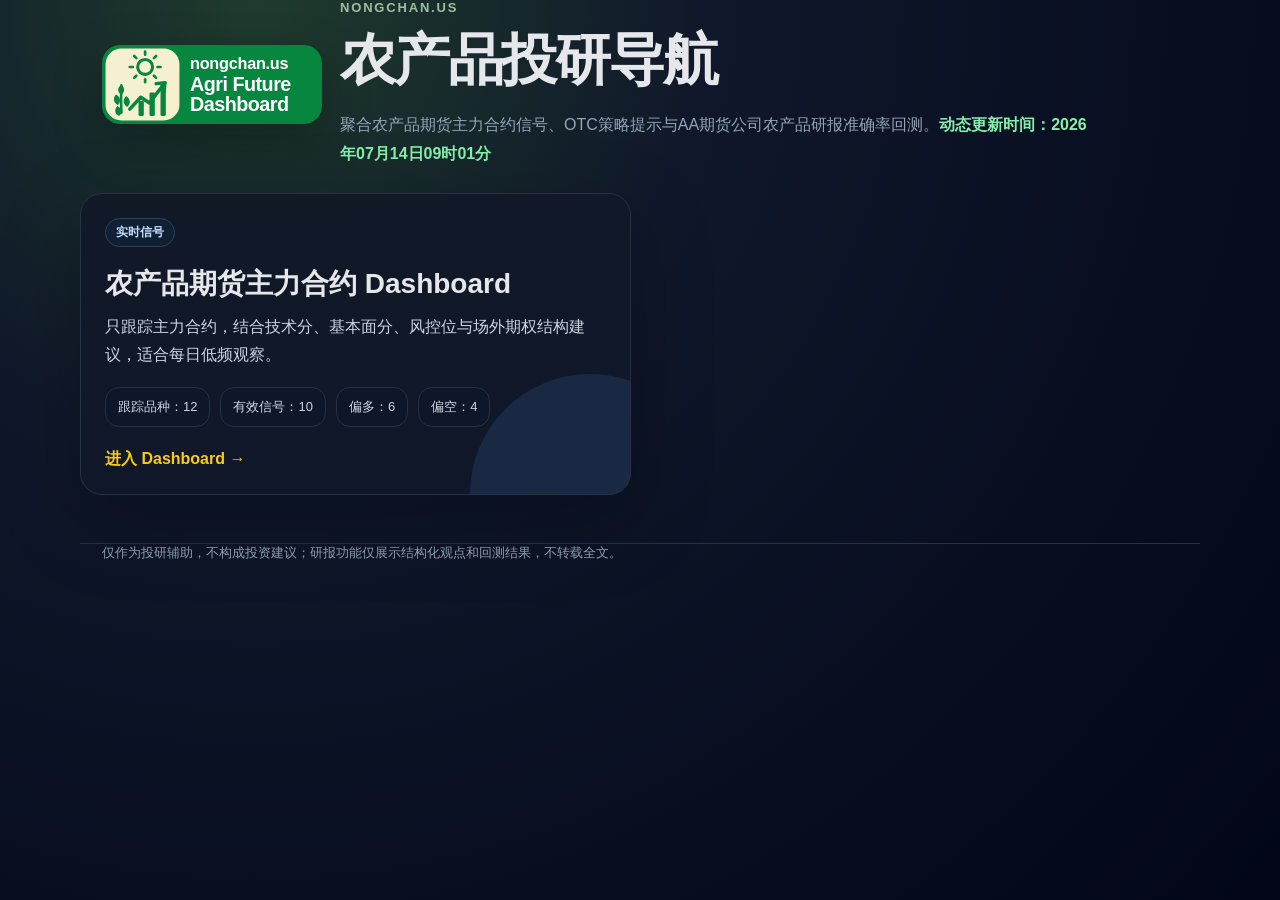
<file: docs/index.html>
<!doctype html>
<html lang="zh-CN">
<head>
  <meta charset="utf-8" />
  <meta name="viewport" content="width=device-width, initial-scale=1" />
  <link rel="icon" href="assets/brand/favicon.ico" sizes="any" />
  <link rel="icon" type="image/svg+xml" href="assets/brand/nongchan-dashboard-icon.svg" />
  <title>农产品投研导航（暂停服务）</title>
  <style>
    :root { --bg:#0f172a; --panel:#111827; --panel2:#172033; --text:#e5e7eb; --muted:#94a3b8; --line:#263244; --green:#34d399; --blue:#60a5fa; --yellow:#facc15; }
    * { box-sizing:border-box; }
    body { margin:0; min-height:100vh; background:radial-gradient(circle at 20% 0%, #1f3b2d 0, #0f172a 34%, #020617 100%); color:var(--text); font-family:-apple-system,BlinkMacSystemFont,"Segoe UI",Arial,"Noto Sans SC",sans-serif; }
    .container { max-width:1120px; margin:0 auto; padding:0 22px; }
    header { padding:48px 0 24px; }
    .brand { display:flex; align-items:center; gap:18px; }
    .brand img { width:220px; max-width:48vw; height:auto; border-radius:18px; box-shadow:0 18px 50px rgba(0,0,0,.25); }
    .kicker { color:#9fbe9f; font-size:13px; font-weight:800; letter-spacing:.14em; text-transform:uppercase; margin-bottom:8px; }
    h1 { margin:0 0 12px; font-size:clamp(32px,5vw,56px); letter-spacing:-.04em; }
    .sub { color:var(--muted); max-width:760px; line-height:1.8; font-size:16px; }
    .updated { color:#86efac; font-weight:900; }
    .grid { display:grid; grid-template-columns:repeat(2,minmax(0,1fr)); gap:18px; padding:24px 0 48px; }
    .card { position:relative; overflow:hidden; min-height:240px; background:linear-gradient(180deg,rgba(17,24,39,.94),rgba(15,23,42,.94)); border:1px solid var(--line); border-radius:22px; padding:24px; box-shadow:0 24px 80px rgba(0,0,0,.26); text-decoration:none; color:var(--text); }
    .card:before { content:""; position:absolute; inset:auto -80px -120px auto; width:240px; height:240px; border-radius:50%; background:rgba(96,165,250,.12); }
    .card:hover { border-color:#60a5fa; transform:translateY(-2px); transition:.16s ease; }
    .tag { display:inline-flex; border:1px solid #334155; border-radius:999px; padding:5px 10px; color:#bfdbfe; background:#102033; font-size:12px; font-weight:800; }
    .card h2 { margin:18px 0 10px; font-size:28px; }
    .card p { color:#cbd5e1; line-height:1.75; margin:0 0 18px; }
    .metrics { display:flex; flex-wrap:wrap; gap:10px; margin-top:18px; }
    .metric { background:rgba(15,23,42,.72); border:1px solid #263244; border-radius:14px; padding:10px 12px; color:#cbd5e1; font-size:13px; }
    .cta { margin-top:22px; color:var(--yellow); font-weight:900; }
    footer { border-top:1px solid var(--line); color:var(--muted); padding:22px 0; font-size:13px; }
    @media (max-width:760px) { .brand { align-items:flex-start; flex-direction:column; } .grid { grid-template-columns:1fr; } }
  </style>
</head>
<body>
  <header class="container">
    <div class="brand">
      <img src="assets/brand/nongchan-dashboard-logo.svg" alt="nongchan.us" />
      <div>
        <div class="kicker">nongchan.us</div>
        <h1>农产品投研导航</h1>
        <div class="sub">聚合农产品期货主力合约信号、OTC策略提示与AA期货公司农产品研报准确率回测。<span class="updated">动态更新时间：2026年07月14日09时01分</span></div>
      </div>
    </div>
  </header>
  <main class="container grid">
    <a class="card" href="dashboard.html">
      <span class="tag">实时信号</span>
      <h2>农产品期货主力合约 Dashboard</h2>
      <p>只跟踪主力合约，结合技术分、基本面分、风控位与场外期权结构建议，适合每日低频观察。</p>
      <div class="metrics">
        <div class="metric">跟踪品种：12</div>
        <div class="metric">有效信号：10</div>
        <div class="metric">偏多：6</div>
        <div class="metric">偏空：4</div>
      </div>
      <div class="cta">进入 Dashboard →</div>
    </a>

  </main>
  <footer class="container">仅作为投研辅助，不构成投资建议；研报功能仅展示结构化观点和回测结果，不转载全文。</footer>
</body>
</html>
</file>
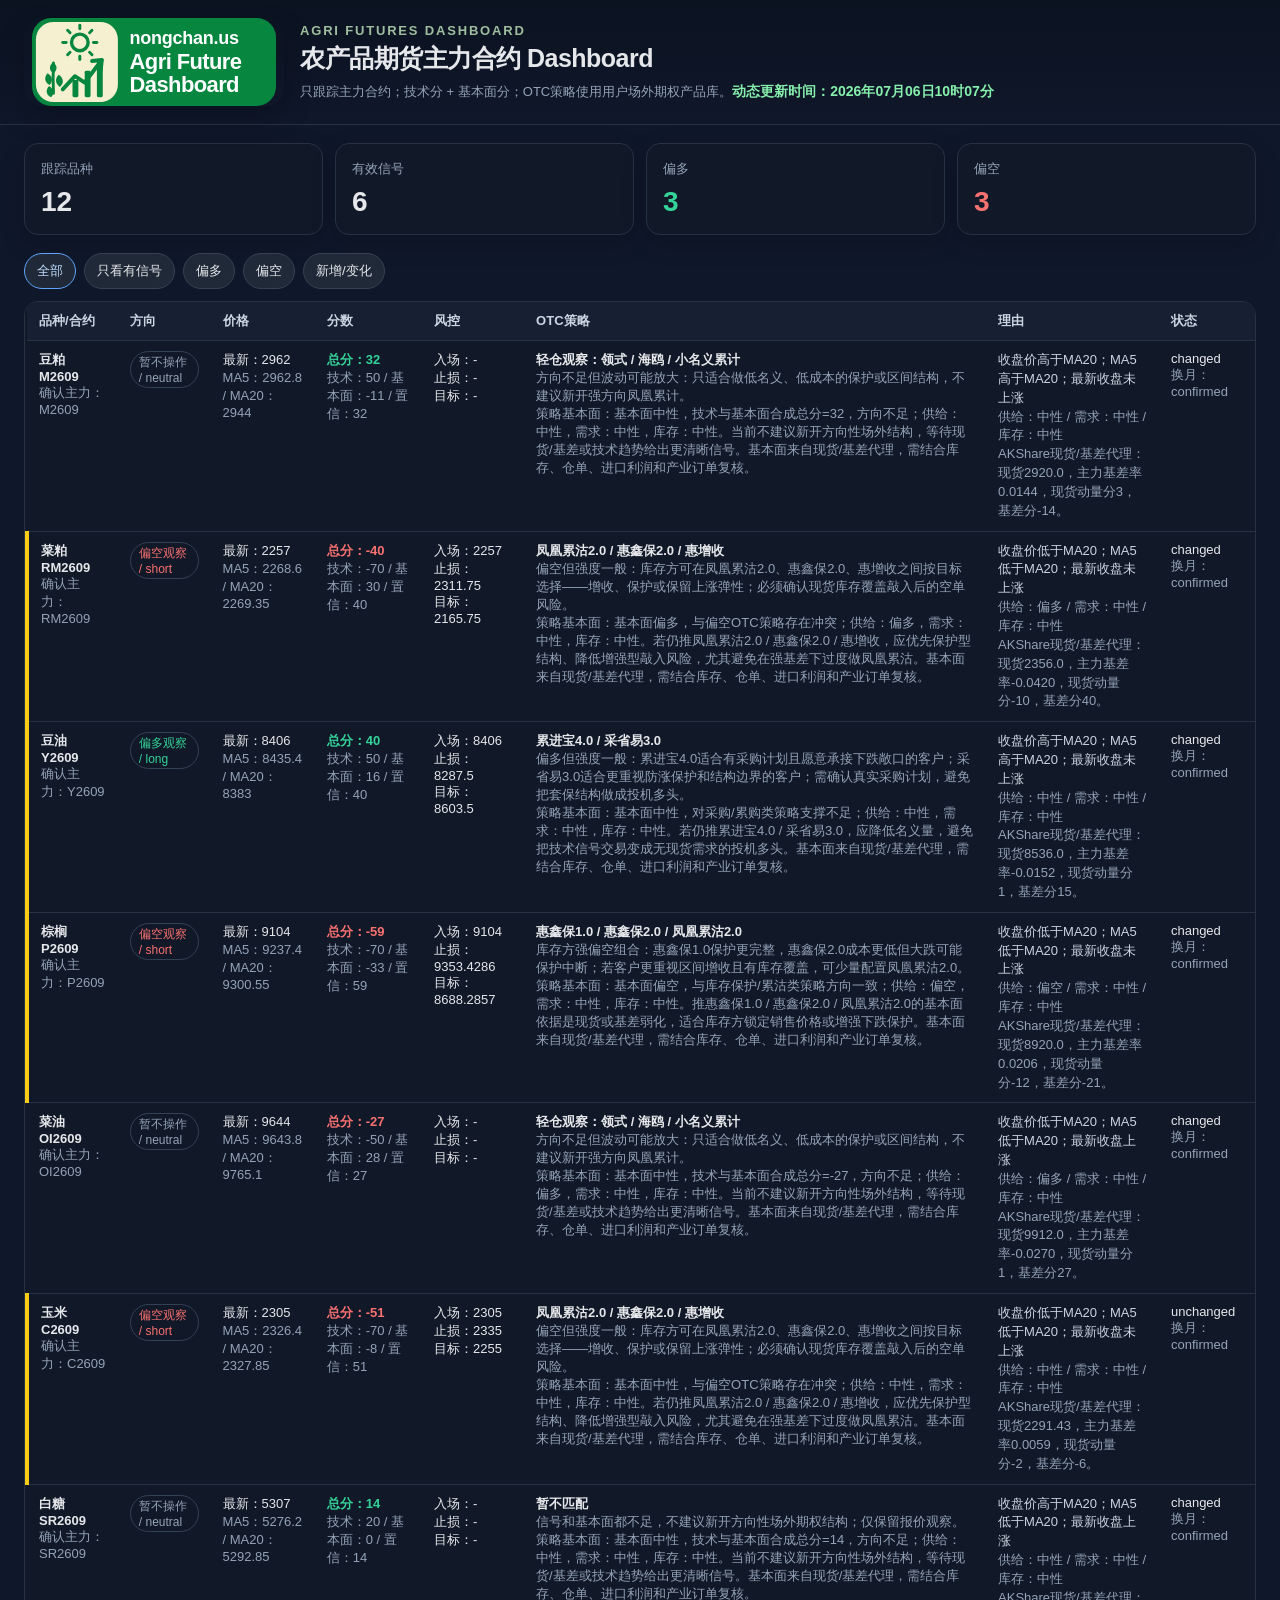
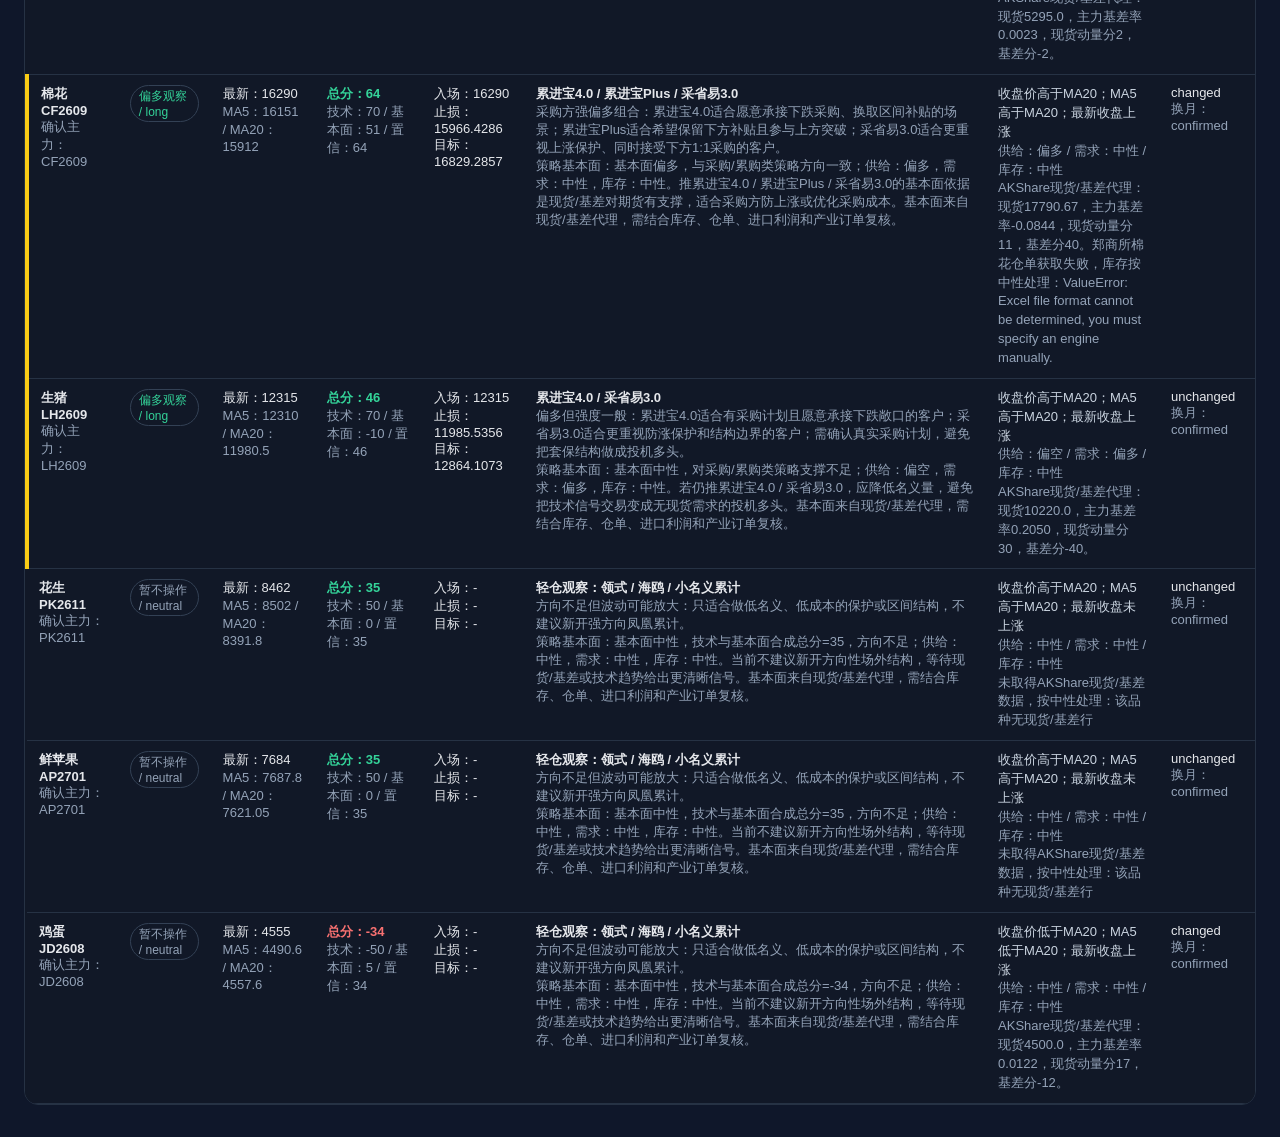
<file: docs/dashboard.html>
<!doctype html>
<html lang="zh-CN">
<head>
  <meta charset="utf-8" />
  <meta name="viewport" content="width=device-width, initial-scale=1" />
  <meta http-equiv="refresh" content="300" />
  <link rel="icon" href="assets/brand/favicon.ico" sizes="any" />
  <link rel="icon" type="image/svg+xml" href="assets/brand/nongchan-dashboard-icon.svg" />
  <link rel="icon" type="image/png" sizes="32x32" href="assets/brand/favicon-32.png" />
  <link rel="icon" type="image/png" sizes="192x192" href="assets/brand/favicon-192.png" />
  <link rel="apple-touch-icon" sizes="512x512" href="assets/brand/favicon-512.png" />
  <title>农产品期货主力合约 Dashboard</title>
  <style>
    :root { --bg:#0f172a; --panel:#111827; --panel2:#1f2937; --text:#e5e7eb; --muted:#94a3b8; --red:#f87171; --green:#34d399; --yellow:#facc15; --blue:#60a5fa; }
    * { box-sizing:border-box; }
    body { margin:0; background:var(--bg); color:var(--text); font-family:-apple-system,BlinkMacSystemFont,"Segoe UI",Arial,"Noto Sans SC",sans-serif; }
    header { padding:18px 24px; border-bottom:1px solid #263244; background:linear-gradient(180deg,#0b1220 0%,#0f172a 100%); position:sticky; top:0; z-index:2; }
    .brand { display:flex; align-items:center; gap:20px; }
    .brand-left { display:flex; align-items:center; gap:16px; min-width:0; }
    .brand-icon { width:260px; height:auto; max-height:88px; border-radius:18px; background:transparent; box-shadow:0 12px 28px rgba(0,0,0,.22); flex:0 0 auto; object-fit:contain; }
    .brand-copy { min-width:0; }
    .brand-kicker { color:#9fbe9f; font-size:13px; font-weight:700; letter-spacing:.14em; text-transform:uppercase; margin-bottom:4px; }
    h1 { margin:0 0 8px; font-size:25px; letter-spacing:-.02em; }
    .muted { color:var(--muted); font-size:13px; }
    .grid { display:grid; grid-template-columns:repeat(4,minmax(0,1fr)); gap:12px; padding:18px 24px; }
    .card { background:var(--panel); border:1px solid #263244; border-radius:14px; padding:16px; box-shadow:0 8px 24px rgba(0,0,0,.18); }
    .stat { font-size:28px; font-weight:700; margin-top:8px; }
    .toolbar { padding:0 24px 12px; display:flex; gap:8px; flex-wrap:wrap; }
    button { background:var(--panel2); color:var(--text); border:1px solid #374151; border-radius:999px; padding:8px 12px; cursor:pointer; }
    button.active { border-color:var(--blue); color:#bfdbfe; }
    main { padding:0 24px 32px; }
    .table-wrap { width:100%; overflow-x:auto; border:1px solid #263244; border-radius:14px; background:var(--panel); }
    table { width:100%; min-width:1180px; border-collapse:collapse; background:var(--panel); }
    thead { display:table-header-group; } tbody { display:table-row-group; }
    th,td { padding:10px 12px; border-bottom:1px solid #263244; text-align:left; vertical-align:top; font-size:13px; }
    th { color:#cbd5e1; background:#172033; position:static; top:auto; z-index:auto; }
    tr:hover { background:#172033; }
    .tag { display:inline-block; border-radius:999px; padding:2px 8px; font-size:12px; border:1px solid #334155; }
    .long { color:var(--green); } .short { color:var(--red); } .neutral { color:var(--muted); }
    .dynamic-update-time { color:#86efac !important; font-weight:900 !important; font-size:14px; }
    .score { font-weight:700; }
    .reason { max-width:420px; line-height:1.45; color:#cbd5e1; }
    .alert { border-left:4px solid var(--yellow); }
    @media (max-width:900px) { .brand { align-items:flex-start; flex-direction:column; } .brand-left { align-items:flex-start; flex-direction:column; } .brand-icon { width:min(260px,100%); max-height:none; border-radius:16px; } .grid { grid-template-columns:repeat(2,1fr); } .table-wrap { overflow-x:auto; } }
  </style>
</head>
<body>
<header>
  <div class="brand">
    <div class="brand-left">
      <img class="brand-icon" src="assets/brand/nongchan-dashboard-logo.svg" alt="nongchan.us Agri Future Dashboard logo" />
      <div class="brand-copy">
        <div class="brand-kicker">Agri Futures Dashboard</div>
        <h1>农产品期货主力合约 Dashboard</h1>
        <div class="muted">只跟踪主力合约；技术分 + 基本面分；OTC策略使用用户场外期权产品库。<strong class="dynamic-update-time">动态更新时间：2026年07月06日10时07分</strong></div>
      </div>
    </div>
  </div>
</header>
<section class="grid">
  <div class="card"><div class="muted">跟踪品种</div><div class="stat" id="products">-</div></div>
  <div class="card"><div class="muted">有效信号</div><div class="stat" id="activeSignals">-</div></div>
  <div class="card"><div class="muted">偏多</div><div class="stat long" id="longCount">-</div></div>
  <div class="card"><div class="muted">偏空</div><div class="stat short" id="shortCount">-</div></div>
</section>
<div class="toolbar">
  <button data-filter="all" class="active">全部</button>
  <button data-filter="signal">只看有信号</button>
  <button data-filter="long">偏多</button>
  <button data-filter="short">偏空</button>
  <button data-filter="changed">新增/变化</button>
</div>
<main>
  <div class="table-wrap">
  <table>
    <thead>
      <tr>
        <th>品种/合约</th><th>方向</th><th>价格</th><th>分数</th><th>风控</th><th>OTC策略</th><th>理由</th><th>状态</th>
      </tr>
    </thead>
    <tbody id="rows"></tbody>
  </table>
  </div>
</main>
<script>
const DATA = {"generated_at": "2026年07月06日10时07分", "first_web_push_at": "2026年06月25日16时06分", "signals": [{"product_code": "M", "product_name": "豆粕", "rank": 1, "role": "main", "symbol": "M2609", "exchange": "dce", "contract_name": "豆粕2609", "trade": 2994.0, "volume": 214120, "position": 1820195, "tradedate": "2026-07-06", "ticktime": "09:00:13", "liquidity_score": 1.0, "bias": "bullish", "technical_score": 50, "latest_close": 2962.0, "ma5": 2962.8, "ma20": 2944.0, "atr14": 29.9286, "reason": "收盘价高于MA20；MA5高于MA20；最新收盘未上涨", "fundamental_score": -11, "inventory_bias": "neutral", "supply_bias": "neutral", "demand_bias": "neutral", "macro_bias": "neutral", "fundamental_note": "AKShare现货/基差代理：现货2920.0，主力基差率0.0144，现货动量分3，基差分-14。", "fundamental_updated_at": "20260703", "total_score": 32, "signal_direction": "neutral", "signal_status": "no_signal", "action": "暂不操作", "entry": null, "stop_loss": null, "take_profit": null, "confidence": 32, "otc_strategy": "轻仓观察：领式 / 海鸥 / 小名义累计", "otc_reason": "方向不足但波动可能放大：只适合做低名义、低成本的保护或区间结构，不建议新开强方向凤凰累计。", "otc_fundamental_analysis": "基本面中性，技术与基本面合成总分=32，方向不足；供给：中性，需求：中性，库存：中性。当前不建议新开方向性场外结构，等待现货/基差或技术趋势给出更清晰信号。基本面来自现货/基差代理，需结合库存、仓单、进口利润和产业订单复核。", "detected_main": "M2609", "confirmed_main": "M2609", "rollover_candidate": null, "rollover_streak": 0, "rollover_status": "confirmed", "is_confirmed_main": true, "is_detected_main": true, "main_changed": false, "signal_change": "changed"}, {"product_code": "RM", "product_name": "菜粕", "rank": 1, "role": "main", "symbol": "RM2609", "exchange": "czce", "contract_name": "菜粕2609", "trade": 2280.0, "volume": 226081, "position": 814873, "tradedate": "2026-07-06", "ticktime": "09:00:14", "liquidity_score": 1.0, "bias": "bearish", "technical_score": -70, "latest_close": 2257.0, "ma5": 2268.6, "ma20": 2269.35, "atr14": 36.5, "reason": "收盘价低于MA20；MA5低于MA20；最新收盘未上涨", "fundamental_score": 30, "inventory_bias": "neutral", "supply_bias": "bullish", "demand_bias": "neutral", "macro_bias": "neutral", "fundamental_note": "AKShare现货/基差代理：现货2356.0，主力基差率-0.0420，现货动量分-10，基差分40。", "fundamental_updated_at": "20260703", "total_score": -40, "signal_direction": "short", "signal_status": "pending", "action": "偏空观察", "entry": 2257.0, "stop_loss": 2311.75, "take_profit": 2165.75, "confidence": 40, "otc_strategy": "凤凰累沽2.0 / 惠鑫保2.0 / 惠增收", "otc_reason": "偏空但强度一般：库存方可在凤凰累沽2.0、惠鑫保2.0、惠增收之间按目标选择——增收、保护或保留上涨弹性；必须确认现货库存覆盖敲入后的空单风险。", "otc_fundamental_analysis": "基本面偏多，与偏空OTC策略存在冲突；供给：偏多，需求：中性，库存：中性。若仍推凤凰累沽2.0 / 惠鑫保2.0 / 惠增收，应优先保护型结构、降低增强型敲入风险，尤其避免在强基差下过度做凤凰累沽。基本面来自现货/基差代理，需结合库存、仓单、进口利润和产业订单复核。", "detected_main": "RM2609", "confirmed_main": "RM2609", "rollover_candidate": null, "rollover_streak": 0, "rollover_status": "confirmed", "is_confirmed_main": true, "is_detected_main": true, "main_changed": false, "signal_change": "changed"}, {"product_code": "Y", "product_name": "豆油", "rank": 1, "role": "main", "symbol": "Y2609", "exchange": "dce", "contract_name": "豆油2609", "trade": 8454.0, "volume": 65123, "position": 542566, "tradedate": "2026-07-06", "ticktime": "09:00:12", "liquidity_score": 1.0, "bias": "bullish", "technical_score": 50, "latest_close": 8406.0, "ma5": 8435.4, "ma20": 8383.0, "atr14": 79.0, "reason": "收盘价高于MA20；MA5高于MA20；最新收盘未上涨", "fundamental_score": 16, "inventory_bias": "neutral", "supply_bias": "neutral", "demand_bias": "neutral", "macro_bias": "neutral", "fundamental_note": "AKShare现货/基差代理：现货8536.0，主力基差率-0.0152，现货动量分1，基差分15。", "fundamental_updated_at": "20260703", "total_score": 40, "signal_direction": "long", "signal_status": "pending", "action": "偏多观察", "entry": 8406.0, "stop_loss": 8287.5, "take_profit": 8603.5, "confidence": 40, "otc_strategy": "累进宝4.0 / 采省易3.0", "otc_reason": "偏多但强度一般：累进宝4.0适合有采购计划且愿意承接下跌敞口的客户；采省易3.0适合更重视防涨保护和结构边界的客户；需确认真实采购计划，避免把套保结构做成投机多头。", "otc_fundamental_analysis": "基本面中性，对采购/累购类策略支撑不足；供给：中性，需求：中性，库存：中性。若仍推累进宝4.0 / 采省易3.0，应降低名义量，避免把技术信号交易变成无现货需求的投机多头。基本面来自现货/基差代理，需结合库存、仓单、进口利润和产业订单复核。", "detected_main": "Y2609", "confirmed_main": "Y2609", "rollover_candidate": null, "rollover_streak": 0, "rollover_status": "confirmed", "is_confirmed_main": true, "is_detected_main": true, "main_changed": false, "signal_change": "changed"}, {"product_code": "P", "product_name": "棕榈", "rank": 1, "role": "main", "symbol": "P2609", "exchange": "dce", "contract_name": "棕榈油2609", "trade": 9186.0, "volume": 177053, "position": 530523, "tradedate": "2026-07-06", "ticktime": "09:00:05", "liquidity_score": 1.0, "bias": "bearish", "technical_score": -70, "latest_close": 9104.0, "ma5": 9237.4, "ma20": 9300.55, "atr14": 166.2857, "reason": "收盘价低于MA20；MA5低于MA20；最新收盘未上涨", "fundamental_score": -33, "inventory_bias": "neutral", "supply_bias": "bearish", "demand_bias": "neutral", "macro_bias": "neutral", "fundamental_note": "AKShare现货/基差代理：现货8920.0，主力基差率0.0206，现货动量分-12，基差分-21。", "fundamental_updated_at": "20260703", "total_score": -59, "signal_direction": "short", "signal_status": "pending", "action": "偏空观察", "entry": 9104.0, "stop_loss": 9353.4286, "take_profit": 8688.2857, "confidence": 59, "otc_strategy": "惠鑫保1.0 / 惠鑫保2.0 / 凤凰累沽2.0", "otc_reason": "库存方强偏空组合：惠鑫保1.0保护更完整，惠鑫保2.0成本更低但大跌可能保护中断；若客户更重视区间增收且有库存覆盖，可少量配置凤凰累沽2.0。", "otc_fundamental_analysis": "基本面偏空，与库存保护/累沽类策略方向一致；供给：偏空，需求：中性，库存：中性。推惠鑫保1.0 / 惠鑫保2.0 / 凤凰累沽2.0的基本面依据是现货或基差弱化，适合库存方锁定销售价格或增强下跌保护。基本面来自现货/基差代理，需结合库存、仓单、进口利润和产业订单复核。", "detected_main": "P2609", "confirmed_main": "P2609", "rollover_candidate": null, "rollover_streak": 0, "rollover_status": "confirmed", "is_confirmed_main": true, "is_detected_main": true, "main_changed": false, "signal_change": "changed"}, {"product_code": "OI", "product_name": "菜油", "rank": 1, "role": "main", "symbol": "OI2609", "exchange": "czce", "contract_name": "菜油2609", "trade": 9650.0, "volume": 75624, "position": 239997, "tradedate": "2026-07-06", "ticktime": "09:00:22", "liquidity_score": 1.0, "bias": "bearish", "technical_score": -50, "latest_close": 9644.0, "ma5": 9643.8, "ma20": 9765.1, "atr14": 139.8571, "reason": "收盘价低于MA20；MA5低于MA20；最新收盘上涨", "fundamental_score": 28, "inventory_bias": "neutral", "supply_bias": "bullish", "demand_bias": "neutral", "macro_bias": "neutral", "fundamental_note": "AKShare现货/基差代理：现货9912.0，主力基差率-0.0270，现货动量分1，基差分27。", "fundamental_updated_at": "20260703", "total_score": -27, "signal_direction": "neutral", "signal_status": "no_signal", "action": "暂不操作", "entry": null, "stop_loss": null, "take_profit": null, "confidence": 27, "otc_strategy": "轻仓观察：领式 / 海鸥 / 小名义累计", "otc_reason": "方向不足但波动可能放大：只适合做低名义、低成本的保护或区间结构，不建议新开强方向凤凰累计。", "otc_fundamental_analysis": "基本面中性，技术与基本面合成总分=-27，方向不足；供给：偏多，需求：中性，库存：中性。当前不建议新开方向性场外结构，等待现货/基差或技术趋势给出更清晰信号。基本面来自现货/基差代理，需结合库存、仓单、进口利润和产业订单复核。", "detected_main": "OI2609", "confirmed_main": "OI2609", "rollover_candidate": null, "rollover_streak": 0, "rollover_status": "confirmed", "is_confirmed_main": true, "is_detected_main": true, "main_changed": false, "signal_change": "changed"}, {"product_code": "C", "product_name": "玉米", "rank": 1, "role": "main", "symbol": "C2609", "exchange": "dce", "contract_name": "玉米2609", "trade": 2306.0, "volume": 263863, "position": 1025058, "tradedate": "2026-07-06", "ticktime": "09:00:22", "liquidity_score": 1.0, "bias": "bearish", "technical_score": -70, "latest_close": 2305.0, "ma5": 2326.4, "ma20": 2327.85, "atr14": 20.0, "reason": "收盘价低于MA20；MA5低于MA20；最新收盘未上涨", "fundamental_score": -8, "inventory_bias": "neutral", "supply_bias": "neutral", "demand_bias": "neutral", "macro_bias": "neutral", "fundamental_note": "AKShare现货/基差代理：现货2291.43，主力基差率0.0059，现货动量分-2，基差分-6。", "fundamental_updated_at": "20260703", "total_score": -51, "signal_direction": "short", "signal_status": "pending", "action": "偏空观察", "entry": 2305.0, "stop_loss": 2335.0, "take_profit": 2255.0, "confidence": 51, "otc_strategy": "凤凰累沽2.0 / 惠鑫保2.0 / 惠增收", "otc_reason": "偏空但强度一般：库存方可在凤凰累沽2.0、惠鑫保2.0、惠增收之间按目标选择——增收、保护或保留上涨弹性；必须确认现货库存覆盖敲入后的空单风险。", "otc_fundamental_analysis": "基本面中性，与偏空OTC策略存在冲突；供给：中性，需求：中性，库存：中性。若仍推凤凰累沽2.0 / 惠鑫保2.0 / 惠增收，应优先保护型结构、降低增强型敲入风险，尤其避免在强基差下过度做凤凰累沽。基本面来自现货/基差代理，需结合库存、仓单、进口利润和产业订单复核。", "detected_main": "C2609", "confirmed_main": "C2609", "rollover_candidate": null, "rollover_streak": 0, "rollover_status": "confirmed", "is_confirmed_main": true, "is_detected_main": true, "main_changed": false, "signal_change": "unchanged"}, {"product_code": "SR", "product_name": "白糖", "rank": 1, "role": "main", "symbol": "SR2609", "exchange": "czce", "contract_name": "白糖2609", "trade": 5308.0, "volume": 138741, "position": 698943, "tradedate": "2026-07-06", "ticktime": "09:00:14", "liquidity_score": 1.0, "bias": "neutral", "technical_score": 20, "latest_close": 5307.0, "ma5": 5276.2, "ma20": 5292.85, "atr14": 49.0, "reason": "收盘价高于MA20；MA5低于MA20；最新收盘上涨", "fundamental_score": 0, "inventory_bias": "neutral", "supply_bias": "neutral", "demand_bias": "neutral", "macro_bias": "neutral", "fundamental_note": "AKShare现货/基差代理：现货5295.0，主力基差率0.0023，现货动量分2，基差分-2。", "fundamental_updated_at": "20260703", "total_score": 14, "signal_direction": "neutral", "signal_status": "no_signal", "action": "暂不操作", "entry": null, "stop_loss": null, "take_profit": null, "confidence": 14, "otc_strategy": "暂不匹配", "otc_reason": "信号和基本面都不足，不建议新开方向性场外期权结构；仅保留报价观察。", "otc_fundamental_analysis": "基本面中性，技术与基本面合成总分=14，方向不足；供给：中性，需求：中性，库存：中性。当前不建议新开方向性场外结构，等待现货/基差或技术趋势给出更清晰信号。基本面来自现货/基差代理，需结合库存、仓单、进口利润和产业订单复核。", "detected_main": "SR2609", "confirmed_main": "SR2609", "rollover_candidate": null, "rollover_streak": 0, "rollover_status": "confirmed", "is_confirmed_main": true, "is_detected_main": true, "main_changed": false, "signal_change": "changed"}, {"product_code": "CF", "product_name": "棉花", "rank": 1, "role": "main", "symbol": "CF2609", "exchange": "czce", "contract_name": "棉花2609", "trade": 16280.0, "volume": 150137, "position": 580426, "tradedate": "2026-07-06", "ticktime": "09:00:14", "liquidity_score": 1.0, "bias": "bullish", "technical_score": 70, "latest_close": 16290.0, "ma5": 16151.0, "ma20": 15912.0, "atr14": 215.7143, "reason": "收盘价高于MA20；MA5高于MA20；最新收盘上涨", "fundamental_score": 51, "inventory_bias": "neutral", "supply_bias": "bullish", "demand_bias": "neutral", "macro_bias": "neutral", "fundamental_note": "AKShare现货/基差代理：现货17790.67，主力基差率-0.0844，现货动量分11，基差分40。郑商所棉花仓单获取失败，库存按中性处理：ValueError: Excel file format cannot be determined, you must specify an engine manually.", "fundamental_updated_at": "20260703", "total_score": 64, "signal_direction": "long", "signal_status": "pending", "action": "偏多观察", "entry": 16290.0, "stop_loss": 15966.4286, "take_profit": 16829.2857, "confidence": 64, "otc_strategy": "累进宝4.0 / 累进宝Plus / 采省易3.0", "otc_reason": "采购方强偏多组合：累进宝4.0适合愿意承接下跌采购、换取区间补贴的场景；累进宝Plus适合希望保留下方补贴且参与上方突破；采省易3.0适合更重视上涨保护、同时接受下方1:1采购的客户。", "otc_fundamental_analysis": "基本面偏多，与采购/累购类策略方向一致；供给：偏多，需求：中性，库存：中性。推累进宝4.0 / 累进宝Plus / 采省易3.0的基本面依据是现货/基差对期货有支撑，适合采购方防上涨或优化采购成本。基本面来自现货/基差代理，需结合库存、仓单、进口利润和产业订单复核。", "detected_main": "CF2609", "confirmed_main": "CF2609", "rollover_candidate": null, "rollover_streak": 0, "rollover_status": "confirmed", "is_confirmed_main": true, "is_detected_main": true, "main_changed": false, "signal_change": "changed"}, {"product_code": "LH", "product_name": "生猪", "rank": 1, "role": "main", "symbol": "LH2609", "exchange": "dce", "contract_name": "生猪2609", "trade": 12585.0, "volume": 18416, "position": 209491, "tradedate": "2026-07-06", "ticktime": "09:00:22", "liquidity_score": 1.0, "bias": "bullish", "technical_score": 70, "latest_close": 12315.0, "ma5": 12310.0, "ma20": 11980.5, "atr14": 219.6429, "reason": "收盘价高于MA20；MA5高于MA20；最新收盘上涨", "fundamental_score": -10, "inventory_bias": "neutral", "supply_bias": "bearish", "demand_bias": "bullish", "macro_bias": "neutral", "fundamental_note": "AKShare现货/基差代理：现货10220.0，主力基差率0.2050，现货动量分30，基差分-40。", "fundamental_updated_at": "20260703", "total_score": 46, "signal_direction": "long", "signal_status": "pending", "action": "偏多观察", "entry": 12315.0, "stop_loss": 11985.5356, "take_profit": 12864.1073, "confidence": 46, "otc_strategy": "累进宝4.0 / 采省易3.0", "otc_reason": "偏多但强度一般：累进宝4.0适合有采购计划且愿意承接下跌敞口的客户；采省易3.0适合更重视防涨保护和结构边界的客户；需确认真实采购计划，避免把套保结构做成投机多头。", "otc_fundamental_analysis": "基本面中性，对采购/累购类策略支撑不足；供给：偏空，需求：偏多，库存：中性。若仍推累进宝4.0 / 采省易3.0，应降低名义量，避免把技术信号交易变成无现货需求的投机多头。基本面来自现货/基差代理，需结合库存、仓单、进口利润和产业订单复核。", "detected_main": "LH2609", "confirmed_main": "LH2609", "rollover_candidate": null, "rollover_streak": 0, "rollover_status": "confirmed", "is_confirmed_main": true, "is_detected_main": true, "main_changed": false, "signal_change": "unchanged"}, {"product_code": "PK", "product_name": "花生", "rank": 1, "role": "main", "symbol": "PK2611", "exchange": "czce", "contract_name": "花生2611", "trade": 8472.0, "volume": 1596, "position": 160633, "tradedate": "2026-07-06", "ticktime": "09:00:22", "liquidity_score": 1.0, "bias": "bullish", "technical_score": 50, "latest_close": 8462.0, "ma5": 8502.0, "ma20": 8391.8, "atr14": 85.5714, "reason": "收盘价高于MA20；MA5高于MA20；最新收盘未上涨", "fundamental_score": 0, "inventory_bias": "neutral", "supply_bias": "neutral", "demand_bias": "neutral", "macro_bias": "neutral", "fundamental_note": "未取得AKShare现货/基差数据，按中性处理：该品种无现货/基差行", "fundamental_updated_at": "2026-07-06", "total_score": 35, "signal_direction": "neutral", "signal_status": "no_signal", "action": "暂不操作", "entry": null, "stop_loss": null, "take_profit": null, "confidence": 35, "otc_strategy": "轻仓观察：领式 / 海鸥 / 小名义累计", "otc_reason": "方向不足但波动可能放大：只适合做低名义、低成本的保护或区间结构，不建议新开强方向凤凰累计。", "otc_fundamental_analysis": "基本面中性，技术与基本面合成总分=35，方向不足；供给：中性，需求：中性，库存：中性。当前不建议新开方向性场外结构，等待现货/基差或技术趋势给出更清晰信号。基本面来自现货/基差代理，需结合库存、仓单、进口利润和产业订单复核。", "detected_main": "PK2611", "confirmed_main": "PK2611", "rollover_candidate": null, "rollover_streak": 0, "rollover_status": "confirmed", "is_confirmed_main": true, "is_detected_main": true, "main_changed": false, "signal_change": "unchanged"}, {"product_code": "AP", "product_name": "鲜苹果", "rank": 1, "role": "main", "symbol": "AP2701", "exchange": "czce", "contract_name": "苹果2701", "trade": 7671.0, "volume": 238, "position": 15466, "tradedate": "2026-07-06", "ticktime": "09:00:22", "liquidity_score": 1.0, "bias": "bullish", "technical_score": 50, "latest_close": 7684.0, "ma5": 7687.8, "ma20": 7621.05, "atr14": 116.2143, "reason": "收盘价高于MA20；MA5高于MA20；最新收盘未上涨", "fundamental_score": 0, "inventory_bias": "neutral", "supply_bias": "neutral", "demand_bias": "neutral", "macro_bias": "neutral", "fundamental_note": "未取得AKShare现货/基差数据，按中性处理：该品种无现货/基差行", "fundamental_updated_at": "2026-07-06", "total_score": 35, "signal_direction": "neutral", "signal_status": "no_signal", "action": "暂不操作", "entry": null, "stop_loss": null, "take_profit": null, "confidence": 35, "otc_strategy": "轻仓观察：领式 / 海鸥 / 小名义累计", "otc_reason": "方向不足但波动可能放大：只适合做低名义、低成本的保护或区间结构，不建议新开强方向凤凰累计。", "otc_fundamental_analysis": "基本面中性，技术与基本面合成总分=35，方向不足；供给：中性，需求：中性，库存：中性。当前不建议新开方向性场外结构，等待现货/基差或技术趋势给出更清晰信号。基本面来自现货/基差代理，需结合库存、仓单、进口利润和产业订单复核。", "detected_main": "AP2701", "confirmed_main": "AP2701", "rollover_candidate": null, "rollover_streak": 0, "rollover_status": "confirmed", "is_confirmed_main": true, "is_detected_main": true, "main_changed": false, "signal_change": "unchanged"}, {"product_code": "JD", "product_name": "鸡蛋", "rank": 1, "role": "main", "symbol": "JD2608", "exchange": "dce", "contract_name": "鸡蛋2608", "trade": 4622.0, "volume": 32095, "position": 369090, "tradedate": "2026-07-06", "ticktime": "09:00:22", "liquidity_score": 1.0, "bias": "bearish", "technical_score": -50, "latest_close": 4555.0, "ma5": 4490.6, "ma20": 4557.6, "atr14": 104.7857, "reason": "收盘价低于MA20；MA5低于MA20；最新收盘上涨", "fundamental_score": 5, "inventory_bias": "neutral", "supply_bias": "neutral", "demand_bias": "neutral", "macro_bias": "neutral", "fundamental_note": "AKShare现货/基差代理：现货4500.0，主力基差率0.0122，现货动量分17，基差分-12。", "fundamental_updated_at": "20260703", "total_score": -34, "signal_direction": "neutral", "signal_status": "no_signal", "action": "暂不操作", "entry": null, "stop_loss": null, "take_profit": null, "confidence": 34, "otc_strategy": "轻仓观察：领式 / 海鸥 / 小名义累计", "otc_reason": "方向不足但波动可能放大：只适合做低名义、低成本的保护或区间结构，不建议新开强方向凤凰累计。", "otc_fundamental_analysis": "基本面中性，技术与基本面合成总分=-34，方向不足；供给：中性，需求：中性，库存：中性。当前不建议新开方向性场外结构，等待现货/基差或技术趋势给出更清晰信号。基本面来自现货/基差代理，需结合库存、仓单、进口利润和产业订单复核。", "detected_main": "JD2608", "confirmed_main": "JD2608", "rollover_candidate": null, "rollover_streak": 0, "rollover_status": "confirmed", "is_confirmed_main": true, "is_detected_main": true, "main_changed": false, "signal_change": "changed"}], "contracts": [{"product_code": "M", "product_name": "豆粕", "rank": 1, "role": "main", "symbol": "M2609", "exchange": "dce", "contract_name": "豆粕2609", "trade": 2994.0, "volume": 214120, "position": 1820195, "tradedate": "2026-07-06", "ticktime": "09:00:13", "liquidity_score": 1.0, "bias": "bullish", "technical_score": 50, "latest_close": 2962.0, "ma5": 2962.8, "ma20": 2944.0, "atr14": 29.9286, "reason": "收盘价高于MA20；MA5高于MA20；最新收盘未上涨", "fundamental_score": -11, "inventory_bias": "neutral", "supply_bias": "neutral", "demand_bias": "neutral", "macro_bias": "neutral", "fundamental_note": "AKShare现货/基差代理：现货2920.0，主力基差率0.0144，现货动量分3，基差分-14。", "fundamental_updated_at": "20260703", "total_score": 32, "detected_main": "M2609", "confirmed_main": "M2609", "rollover_candidate": null, "rollover_streak": 0, "rollover_status": "confirmed", "is_confirmed_main": true, "is_detected_main": true, "main_changed": false}, {"product_code": "RM", "product_name": "菜粕", "rank": 1, "role": "main", "symbol": "RM2609", "exchange": "czce", "contract_name": "菜粕2609", "trade": 2280.0, "volume": 226081, "position": 814873, "tradedate": "2026-07-06", "ticktime": "09:00:14", "liquidity_score": 1.0, "bias": "bearish", "technical_score": -70, "latest_close": 2257.0, "ma5": 2268.6, "ma20": 2269.35, "atr14": 36.5, "reason": "收盘价低于MA20；MA5低于MA20；最新收盘未上涨", "fundamental_score": 30, "inventory_bias": "neutral", "supply_bias": "bullish", "demand_bias": "neutral", "macro_bias": "neutral", "fundamental_note": "AKShare现货/基差代理：现货2356.0，主力基差率-0.0420，现货动量分-10，基差分40。", "fundamental_updated_at": "20260703", "total_score": -40, "detected_main": "RM2609", "confirmed_main": "RM2609", "rollover_candidate": null, "rollover_streak": 0, "rollover_status": "confirmed", "is_confirmed_main": true, "is_detected_main": true, "main_changed": false}, {"product_code": "Y", "product_name": "豆油", "rank": 1, "role": "main", "symbol": "Y2609", "exchange": "dce", "contract_name": "豆油2609", "trade": 8454.0, "volume": 65123, "position": 542566, "tradedate": "2026-07-06", "ticktime": "09:00:12", "liquidity_score": 1.0, "bias": "bullish", "technical_score": 50, "latest_close": 8406.0, "ma5": 8435.4, "ma20": 8383.0, "atr14": 79.0, "reason": "收盘价高于MA20；MA5高于MA20；最新收盘未上涨", "fundamental_score": 16, "inventory_bias": "neutral", "supply_bias": "neutral", "demand_bias": "neutral", "macro_bias": "neutral", "fundamental_note": "AKShare现货/基差代理：现货8536.0，主力基差率-0.0152，现货动量分1，基差分15。", "fundamental_updated_at": "20260703", "total_score": 40, "detected_main": "Y2609", "confirmed_main": "Y2609", "rollover_candidate": null, "rollover_streak": 0, "rollover_status": "confirmed", "is_confirmed_main": true, "is_detected_main": true, "main_changed": false}, {"product_code": "P", "product_name": "棕榈", "rank": 1, "role": "main", "symbol": "P2609", "exchange": "dce", "contract_name": "棕榈油2609", "trade": 9186.0, "volume": 177053, "position": 530523, "tradedate": "2026-07-06", "ticktime": "09:00:05", "liquidity_score": 1.0, "bias": "bearish", "technical_score": -70, "latest_close": 9104.0, "ma5": 9237.4, "ma20": 9300.55, "atr14": 166.2857, "reason": "收盘价低于MA20；MA5低于MA20；最新收盘未上涨", "fundamental_score": -33, "inventory_bias": "neutral", "supply_bias": "bearish", "demand_bias": "neutral", "macro_bias": "neutral", "fundamental_note": "AKShare现货/基差代理：现货8920.0，主力基差率0.0206，现货动量分-12，基差分-21。", "fundamental_updated_at": "20260703", "total_score": -59, "detected_main": "P2609", "confirmed_main": "P2609", "rollover_candidate": null, "rollover_streak": 0, "rollover_status": "confirmed", "is_confirmed_main": true, "is_detected_main": true, "main_changed": false}, {"product_code": "OI", "product_name": "菜油", "rank": 1, "role": "main", "symbol": "OI2609", "exchange": "czce", "contract_name": "菜油2609", "trade": 9650.0, "volume": 75624, "position": 239997, "tradedate": "2026-07-06", "ticktime": "09:00:22", "liquidity_score": 1.0, "bias": "bearish", "technical_score": -50, "latest_close": 9644.0, "ma5": 9643.8, "ma20": 9765.1, "atr14": 139.8571, "reason": "收盘价低于MA20；MA5低于MA20；最新收盘上涨", "fundamental_score": 28, "inventory_bias": "neutral", "supply_bias": "bullish", "demand_bias": "neutral", "macro_bias": "neutral", "fundamental_note": "AKShare现货/基差代理：现货9912.0，主力基差率-0.0270，现货动量分1，基差分27。", "fundamental_updated_at": "20260703", "total_score": -27, "detected_main": "OI2609", "confirmed_main": "OI2609", "rollover_candidate": null, "rollover_streak": 0, "rollover_status": "confirmed", "is_confirmed_main": true, "is_detected_main": true, "main_changed": false}, {"product_code": "C", "product_name": "玉米", "rank": 1, "role": "main", "symbol": "C2609", "exchange": "dce", "contract_name": "玉米2609", "trade": 2306.0, "volume": 263863, "position": 1025058, "tradedate": "2026-07-06", "ticktime": "09:00:22", "liquidity_score": 1.0, "bias": "bearish", "technical_score": -70, "latest_close": 2305.0, "ma5": 2326.4, "ma20": 2327.85, "atr14": 20.0, "reason": "收盘价低于MA20；MA5低于MA20；最新收盘未上涨", "fundamental_score": -8, "inventory_bias": "neutral", "supply_bias": "neutral", "demand_bias": "neutral", "macro_bias": "neutral", "fundamental_note": "AKShare现货/基差代理：现货2291.43，主力基差率0.0059，现货动量分-2，基差分-6。", "fundamental_updated_at": "20260703", "total_score": -51, "detected_main": "C2609", "confirmed_main": "C2609", "rollover_candidate": null, "rollover_streak": 0, "rollover_status": "confirmed", "is_confirmed_main": true, "is_detected_main": true, "main_changed": false}, {"product_code": "SR", "product_name": "白糖", "rank": 1, "role": "main", "symbol": "SR2609", "exchange": "czce", "contract_name": "白糖2609", "trade": 5308.0, "volume": 138741, "position": 698943, "tradedate": "2026-07-06", "ticktime": "09:00:14", "liquidity_score": 1.0, "bias": "neutral", "technical_score": 20, "latest_close": 5307.0, "ma5": 5276.2, "ma20": 5292.85, "atr14": 49.0, "reason": "收盘价高于MA20；MA5低于MA20；最新收盘上涨", "fundamental_score": 0, "inventory_bias": "neutral", "supply_bias": "neutral", "demand_bias": "neutral", "macro_bias": "neutral", "fundamental_note": "AKShare现货/基差代理：现货5295.0，主力基差率0.0023，现货动量分2，基差分-2。", "fundamental_updated_at": "20260703", "total_score": 14, "detected_main": "SR2609", "confirmed_main": "SR2609", "rollover_candidate": null, "rollover_streak": 0, "rollover_status": "confirmed", "is_confirmed_main": true, "is_detected_main": true, "main_changed": false}, {"product_code": "CF", "product_name": "棉花", "rank": 1, "role": "main", "symbol": "CF2609", "exchange": "czce", "contract_name": "棉花2609", "trade": 16280.0, "volume": 150137, "position": 580426, "tradedate": "2026-07-06", "ticktime": "09:00:14", "liquidity_score": 1.0, "bias": "bullish", "technical_score": 70, "latest_close": 16290.0, "ma5": 16151.0, "ma20": 15912.0, "atr14": 215.7143, "reason": "收盘价高于MA20；MA5高于MA20；最新收盘上涨", "fundamental_score": 51, "inventory_bias": "neutral", "supply_bias": "bullish", "demand_bias": "neutral", "macro_bias": "neutral", "fundamental_note": "AKShare现货/基差代理：现货17790.67，主力基差率-0.0844，现货动量分11，基差分40。郑商所棉花仓单获取失败，库存按中性处理：ValueError: Excel file format cannot be determined, you must specify an engine manually.", "fundamental_updated_at": "20260703", "total_score": 64, "detected_main": "CF2609", "confirmed_main": "CF2609", "rollover_candidate": null, "rollover_streak": 0, "rollover_status": "confirmed", "is_confirmed_main": true, "is_detected_main": true, "main_changed": false}, {"product_code": "LH", "product_name": "生猪", "rank": 1, "role": "main", "symbol": "LH2609", "exchange": "dce", "contract_name": "生猪2609", "trade": 12585.0, "volume": 18416, "position": 209491, "tradedate": "2026-07-06", "ticktime": "09:00:22", "liquidity_score": 1.0, "bias": "bullish", "technical_score": 70, "latest_close": 12315.0, "ma5": 12310.0, "ma20": 11980.5, "atr14": 219.6429, "reason": "收盘价高于MA20；MA5高于MA20；最新收盘上涨", "fundamental_score": -10, "inventory_bias": "neutral", "supply_bias": "bearish", "demand_bias": "bullish", "macro_bias": "neutral", "fundamental_note": "AKShare现货/基差代理：现货10220.0，主力基差率0.2050，现货动量分30，基差分-40。", "fundamental_updated_at": "20260703", "total_score": 46, "detected_main": "LH2609", "confirmed_main": "LH2609", "rollover_candidate": null, "rollover_streak": 0, "rollover_status": "confirmed", "is_confirmed_main": true, "is_detected_main": true, "main_changed": false}, {"product_code": "PK", "product_name": "花生", "rank": 1, "role": "main", "symbol": "PK2611", "exchange": "czce", "contract_name": "花生2611", "trade": 8472.0, "volume": 1596, "position": 160633, "tradedate": "2026-07-06", "ticktime": "09:00:22", "liquidity_score": 1.0, "bias": "bullish", "technical_score": 50, "latest_close": 8462.0, "ma5": 8502.0, "ma20": 8391.8, "atr14": 85.5714, "reason": "收盘价高于MA20；MA5高于MA20；最新收盘未上涨", "fundamental_score": 0, "inventory_bias": "neutral", "supply_bias": "neutral", "demand_bias": "neutral", "macro_bias": "neutral", "fundamental_note": "未取得AKShare现货/基差数据，按中性处理：该品种无现货/基差行", "fundamental_updated_at": "2026-07-06", "total_score": 35, "detected_main": "PK2611", "confirmed_main": "PK2611", "rollover_candidate": null, "rollover_streak": 0, "rollover_status": "confirmed", "is_confirmed_main": true, "is_detected_main": true, "main_changed": false}, {"product_code": "AP", "product_name": "鲜苹果", "rank": 1, "role": "main", "symbol": "AP2701", "exchange": "czce", "contract_name": "苹果2701", "trade": 7671.0, "volume": 238, "position": 15466, "tradedate": "2026-07-06", "ticktime": "09:00:22", "liquidity_score": 1.0, "bias": "bullish", "technical_score": 50, "latest_close": 7684.0, "ma5": 7687.8, "ma20": 7621.05, "atr14": 116.2143, "reason": "收盘价高于MA20；MA5高于MA20；最新收盘未上涨", "fundamental_score": 0, "inventory_bias": "neutral", "supply_bias": "neutral", "demand_bias": "neutral", "macro_bias": "neutral", "fundamental_note": "未取得AKShare现货/基差数据，按中性处理：该品种无现货/基差行", "fundamental_updated_at": "2026-07-06", "total_score": 35, "detected_main": "AP2701", "confirmed_main": "AP2701", "rollover_candidate": null, "rollover_streak": 0, "rollover_status": "confirmed", "is_confirmed_main": true, "is_detected_main": true, "main_changed": false}, {"product_code": "JD", "product_name": "鸡蛋", "rank": 1, "role": "main", "symbol": "JD2608", "exchange": "dce", "contract_name": "鸡蛋2608", "trade": 4622.0, "volume": 32095, "position": 369090, "tradedate": "2026-07-06", "ticktime": "09:00:22", "liquidity_score": 1.0, "bias": "bearish", "technical_score": -50, "latest_close": 4555.0, "ma5": 4490.6, "ma20": 4557.6, "atr14": 104.7857, "reason": "收盘价低于MA20；MA5低于MA20；最新收盘上涨", "fundamental_score": 5, "inventory_bias": "neutral", "supply_bias": "neutral", "demand_bias": "neutral", "macro_bias": "neutral", "fundamental_note": "AKShare现货/基差代理：现货4500.0，主力基差率0.0122，现货动量分17，基差分-12。", "fundamental_updated_at": "20260703", "total_score": -34, "detected_main": "JD2608", "confirmed_main": "JD2608", "rollover_candidate": null, "rollover_streak": 0, "rollover_status": "confirmed", "is_confirmed_main": true, "is_detected_main": true, "main_changed": false}], "stats": {"products": 12, "active_signals": 6, "long_count": 3, "short_count": 3}};
const rows = DATA.signals || [];
document.getElementById('products').textContent = DATA.stats.products;
document.getElementById('activeSignals').textContent = DATA.stats.active_signals;
document.getElementById('longCount').textContent = DATA.stats.long_count;
document.getElementById('shortCount').textContent = DATA.stats.short_count;

function cls(dir) { return dir === 'long' ? 'long' : dir === 'short' ? 'short' : 'neutral'; }
function biasText(v) {
  if (v === 'bullish') return '偏多';
  if (v === 'bearish') return '偏空';
  if (v === 'neutral') return '中性';
  return '暂无';
}
function factorBiasText(r) { return `供给：${biasText(r.supply_bias)} / 需求：${biasText(r.demand_bias)} / 库存：${biasText(r.inventory_bias)}`; }
function directionText(r) { return `${r.action || '-'} / ${r.signal_direction || '-'}`; }
function isChanged(r) { return ['new','changed'].includes(r.signal_change) || r.main_changed; }
function render(filter='all') {
  const tbody = document.getElementById('rows');
  tbody.innerHTML = '';
  rows.filter(r => {
    if (filter === 'signal') return ['long','short'].includes(r.signal_direction);
    if (filter === 'long') return r.signal_direction === 'long';
    if (filter === 'short') return r.signal_direction === 'short';
    if (filter === 'changed') return isChanged(r);
    return true;
  }).forEach(r => {
    const tr = document.createElement('tr');
    if (['long','short'].includes(r.signal_direction)) tr.classList.add('alert');
    tr.innerHTML = `
      <td><b>${r.product_name || ''} ${r.symbol || ''}</b><br><span class="muted">确认主力：${r.confirmed_main || '-'}</span></td>
      <td><span class="tag ${cls(r.signal_direction)}">${directionText(r)}</span></td>
      <td>最新：${r.latest_close ?? '-'}<br><span class="muted">MA5：${r.ma5 ?? '-'} / MA20：${r.ma20 ?? '-'}</span></td>
      <td><span class="score ${Number(r.total_score) >= 0 ? 'long' : 'short'}">总分：${r.total_score ?? '-'}</span><br><span class="muted">技术：${r.technical_score ?? '-'} / 基本面：${r.fundamental_score ?? 0} / 置信：${r.confidence ?? '-'}</span></td>
      <td>入场：${r.entry ?? '-'}<br>止损：${r.stop_loss ?? '-'}<br>目标：${r.take_profit ?? '-'}</td>
      <td><b>${r.otc_strategy || '-'}</b><br><span class="muted">${r.otc_reason || ''}</span><br><span class="muted">策略基本面：${r.otc_fundamental_analysis || '-'}</span></td>
      <td class="reason">${r.reason || '-'}<br><span class="muted">${factorBiasText(r)}</span><br><span class="muted">${r.fundamental_note || ''}</span></td>
      <td>${r.signal_change || '-'}<br><span class="muted">换月：${r.rollover_status || '-'}</span></td>`;
    tbody.appendChild(tr);
  });
}

document.querySelectorAll('button[data-filter]').forEach(btn => btn.addEventListener('click', () => {
  document.querySelectorAll('button[data-filter]').forEach(b => b.classList.remove('active'));
  btn.classList.add('active');
  render(btn.dataset.filter);
}));
render();
</script>
</body>
</html>
</file>
